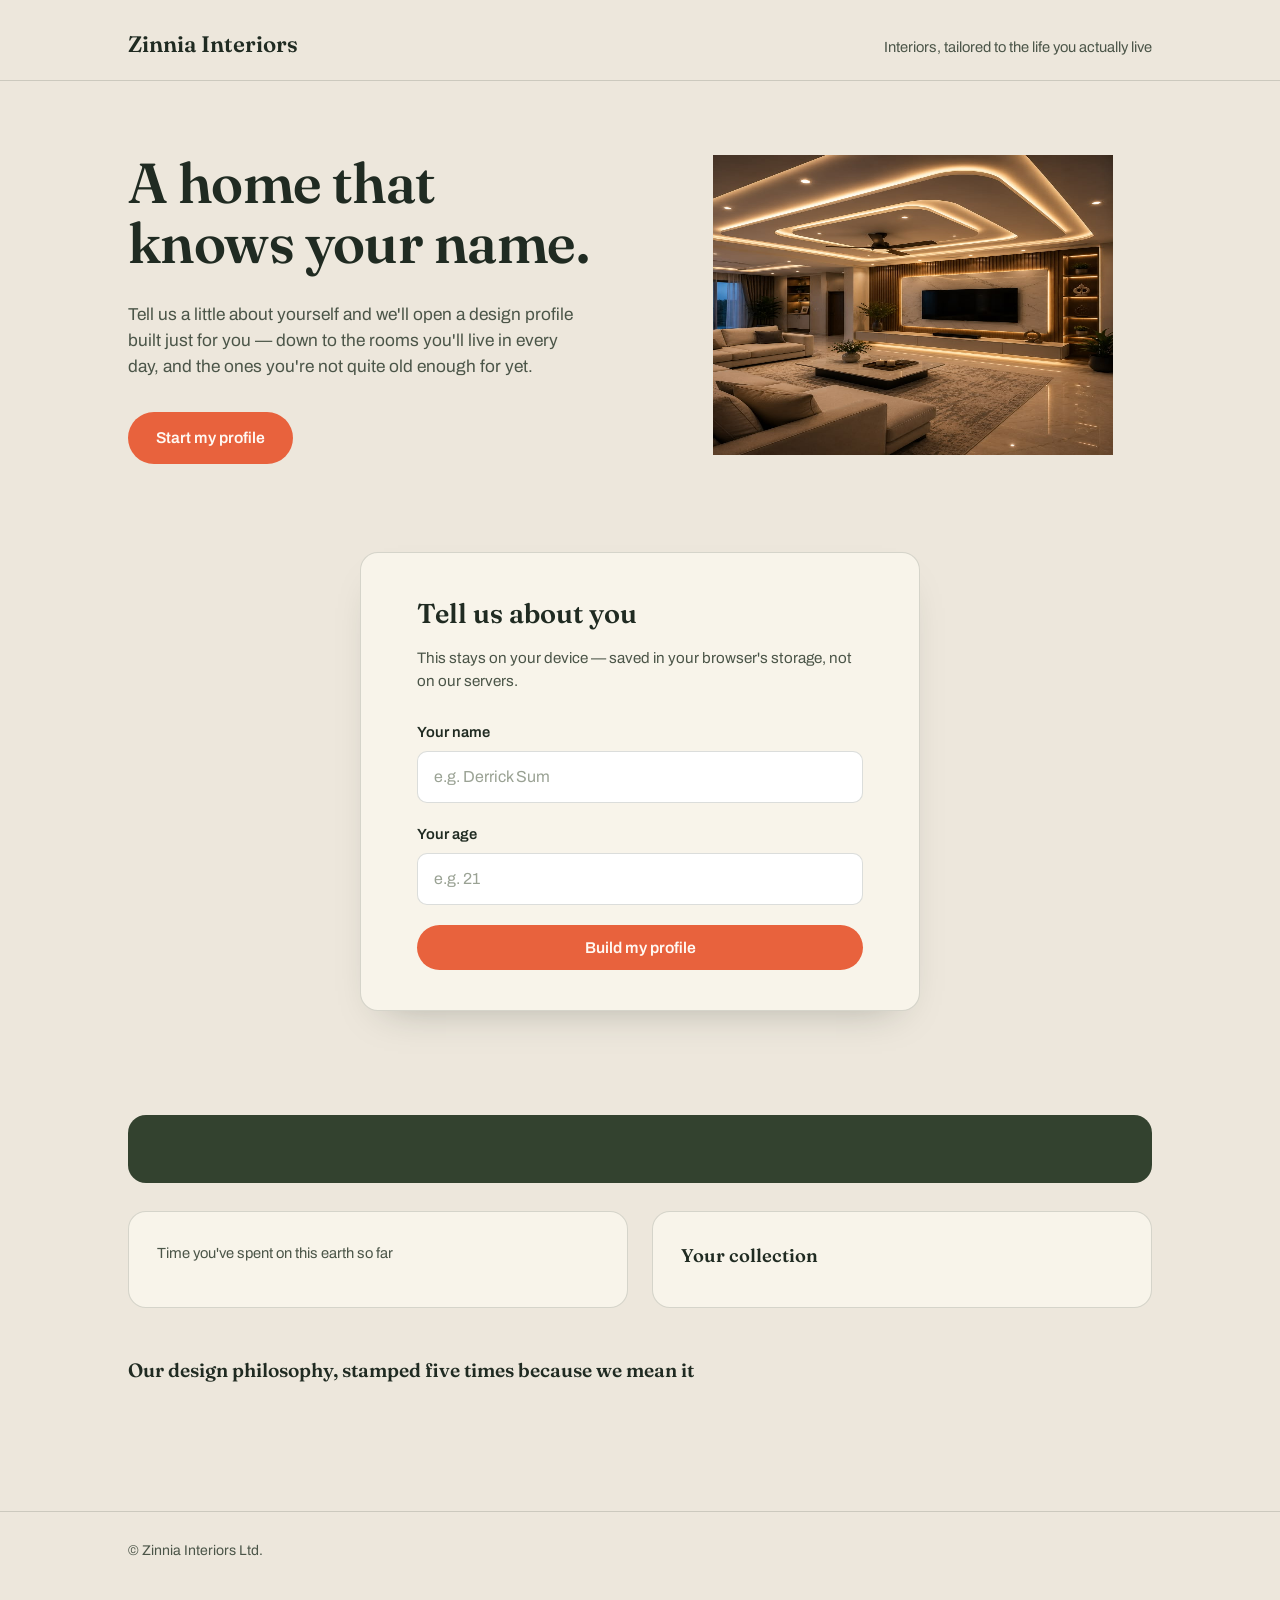
<file: index.html>
<!doctype html>
<html lang="en">
  <head>
    <meta charset="UTF-8" />
    <meta name="viewport" content="width=device-width, initial-scale=1.0" />
    <title>Zinnia Interiors — A home that knows your name</title>
    <meta
      name="description"
      content="Zinnia Interiors: tell us about yourself and we'll open a design profile built around you."
    />

    <link rel="preconnect" href="https://fonts.googleapis.com" />
    <link rel="preconnect" href="https://fonts.gstatic.com" crossorigin />
    <link
      href="https://fonts.googleapis.com/css2?family=Fraunces:opsz,wght@9..144,400;9..144,500;9..144,600;9..144,700&family=Archivo:wght@400;500;600;700&display=swap"
      rel="stylesheet"
    />

    <link rel="stylesheet" href="style.css" />
  </head>
  <body>
    <header class="site-header">
      <div class="wrap header-inner">
        <a class="logo" href="#top">Zinnia&nbsp;Interiors</a>
        <p class="tagline">Interiors, tailored to the life you actually live</p>
      </div>
    </header>

    <main id="top">
      <section class="hero wrap">
        <div class="hero-copy">
          <h1>A home that<br />knows your name.</h1>
          <p class="lede">
            Tell us a little about yourself and we'll open a design profile
            built just for you — down to the rooms you'll live in every day, and
            the ones you're not quite old enough for yet.
          </p>
          <a class="button button-primary" href="#intake">Start my profile</a>
        </div>

        <div>
          <img
            src="living-room.jpeg"
            alt="Image of a living-room"
            width="400px"
            ,
            height="300px"
          />
        </div>
      </section>

      <section class="intake wrap" id="intake">
        <div class="intake-card">
          <h2>Tell us about you</h2>
          <p class="intake-hint">
            This stays on your device — saved in your browser's storage, not on
            our servers.
          </p>

          <div class="field">
            <label for="name">Your name</label>
            <input type="text" id="name" placeholder="e.g. Derrick Sum" />
          </div>

          <div class="field">
            <label for="age">Your age</label>
            <input type="number" id="age" placeholder="e.g. 21" />
          </div>

          <button id="submit-button" class="button button-primary">
            Build my profile
          </button>
        </div>
      </section>

      <section class="wrap profile" id="profile-output">
        <div class="profile-banner">
          <p id="greeting" class="greeting-text"></p>
        </div>

        <div class="profile-grid">
          <div class="stat-card">
            <p class="stat-label">Time you've spent on this earth so far</p>
            <p id="age-months" class="stat-number-text"></p>
          </div>

          <div class="stat-card access-card">
            <h3>Your collection</h3>
            <p id="collection-access"></p>
          </div>
        </div>

        <div class="swatches">
          <h3>Our design philosophy, stamped five times because we mean it</h3>
          <div id="quotes" class="swatch-row"></div>
        </div>
      </section>

      <script src="script.js"></script>
    </main>

    <footer class="site-footer">
      <div class="wrap">
        <p>&copy; <span id="year"></span> Zinnia Interiors Ltd.</p>
      </div>
    </footer>

    <script src="script.js"></script>
  </body>
</html>
</file>
<file: style.css>
:root {
  --color-bg: #ede7dc;
  --color-panel: #f8f4ea;
  --color-ink: #202b22;
  --color-ink-soft: #4b5548;
  --color-line: rgba(32, 43, 34, 0.16);

  --color-coral: #e8623d;
  --color-coral-deep: #c94f2d;
  --color-brass: #c79a3d;
  --color-green-deep: #33422f;
  --color-green-deeper: #263021;

  --font-display: "Fraunces", Georgia, serif;
  --font-body: "Archivo", "Helvetica Neue", Arial, sans-serif;

  --radius-card: 18px;
  --radius-pill: 999px;

  --shadow-card: 0 18px 40px -24px rgba(32, 43, 34, 0.35);
}

* {
  box-sizing: border-box;
}

html {
  scroll-behavior: smooth;
}

@media (prefers-reduced-motion: reduce) {
  html {
    scroll-behavior: auto;
  }
  * {
    animation-duration: 0.001ms !important;
    transition-duration: 0.001ms !important;
  }
}

body {
  margin: 0;
  background: var(--color-bg);
  color: var(--color-ink);
  font-family: var(--font-body);
  line-height: 1.5;
  -webkit-font-smoothing: antialiased;
}

.wrap {
  max-width: 1080px;
  margin: 0 auto;
  padding: 0 28px;
}

h1,
h2,
h3 {
  font-family: var(--font-display);
  font-weight: 600;
  color: var(--color-ink);
  margin: 0 0 0.5em;
}

a {
  color: inherit;
}

a:focus-visible,
button:focus-visible,
input:focus-visible {
  outline: 2px solid var(--color-coral-deep);
  outline-offset: 3px;
}

.site-header {
  padding: 28px 0 18px;
  border-bottom: 1px solid var(--color-line);
}

.header-inner {
  display: flex;
  align-items: baseline;
  justify-content: space-between;
  flex-wrap: wrap;
  gap: 6px 20px;
}

.logo {
  font-family: var(--font-display);
  font-size: 1.4rem;
  font-weight: 600;
  text-decoration: none;
  color: var(--color-ink);
}

.tagline {
  margin: 0;
  font-size: 0.92rem;
  color: var(--color-ink-soft);
}

.hero {
  display: grid;
  grid-template-columns: 1.1fr 0.9fr;
  align-items: center;
  gap: 48px;
  padding: 72px 28px 88px;
}

.hero h1 {
  font-size: clamp(2.4rem, 4.4vw, 3.6rem);
  line-height: 1.08;
  letter-spacing: -0.01em;
}

.hero .lede {
  max-width: 46ch;
  font-size: 1.08rem;
  color: var(--color-ink-soft);
  margin: 22px 0 32px;
}

.hero-art svg {
  width: 100%;
  height: auto;
  max-width: 380px;
  display: block;
  margin: 0 auto;
}

.button {
  display: inline-block;
  font-family: var(--font-body);
  font-weight: 600;
  font-size: 0.98rem;
  text-decoration: none;
  padding: 14px 28px;
  border-radius: var(--radius-pill);
  border: none;
  cursor: pointer;
  transition:
    transform 160ms ease,
    box-shadow 160ms ease;
}

.button-primary {
  background: var(--color-coral);
  color: #fff8f2;
}

.button-primary:hover {
  transform: translateY(-1px);
  box-shadow: 0 12px 24px -12px rgba(232, 98, 61, 0.55);
}

.intake {
  padding: 0 28px 96px;
}

.intake-card {
  background: var(--color-panel);
  border: 1px solid var(--color-line);
  border-radius: var(--radius-card);
  box-shadow: var(--shadow-card);
  padding: 40px clamp(24px, 5vw, 56px);
  max-width: 560px;
  margin: 0 auto;
}

.intake-card h2 {
  font-size: 1.7rem;
}

.intake-hint {
  color: var(--color-ink-soft);
  margin: 0 0 28px;
  font-size: 0.95rem;
}

.field {
  margin-bottom: 20px;
}

.field label {
  display: block;
  font-weight: 600;
  font-size: 0.92rem;
  margin-bottom: 8px;
}

.field input {
  width: 100%;
  font: inherit;
  padding: 13px 16px;
  border-radius: 10px;
  border: 1px solid var(--color-line);
  background: #fff;
  color: var(--color-ink);
}

.field input::placeholder {
  color: #9aa294;
}

.intake-card .button {
  width: 100%;
  text-align: center;
  border: none;
}

.profile {
  padding: 8px 28px 100px;
}

.profile-banner {
  background: var(--color-green-deep);
  color: #f4efe4;
  border-radius: var(--radius-card);
  padding: 34px clamp(24px, 5vw, 48px);
  display: flex;
  align-items: center;
  justify-content: space-between;
  flex-wrap: wrap;
  gap: 12px 24px;
  margin-bottom: 28px;
}

.greeting-text {
  color: #f8f4ea;
  margin: 0;
  font-family: var(--font-display);
  font-size: 1.4rem;
  font-weight: 600;
  max-width: 46ch;
}

.link-button {
  background: none;
  border: none;
  color: #d9c9a3;
  font-family: var(--font-body);
  font-size: 0.9rem;
  font-weight: 600;
  text-decoration: underline;
  text-underline-offset: 3px;
  cursor: pointer;
  padding: 4px;
}

.link-button:hover {
  color: #f4efe4;
}

.profile-grid {
  display: grid;
  grid-template-columns: 1fr 1fr;
  gap: 24px;
  margin-bottom: 48px;
}

.stat-card {
  background: var(--color-panel);
  border: 1px solid var(--color-line);
  border-radius: var(--radius-card);
  padding: 30px 28px;
}

.stat-label {
  margin: 0 0 10px;
  color: var(--color-ink-soft);
  font-size: 0.92rem;
}

.stat-number {
  font-family: var(--font-display);
  font-size: 3rem;
  font-weight: 700;
  color: var(--color-coral-deep);
  margin: 0;
  line-height: 1;
}

.stat-unit {
  margin: 8px 0 0;
  color: var(--color-ink-soft);
  font-size: 0.9rem;
}

.stat-number-text {
  font-family: var(--font-display);
  font-size: 1.3rem;
  font-weight: 600;
  color: var(--color-coral-deep);
  margin: 0;
  line-height: 1.3;
}

.access-card h3 {
  font-size: 1.15rem;
  margin-bottom: 8px;
}

.access-card p {
  color: var(--color-ink-soft);
  margin: 0;
  font-size: 0.98rem;
}

.swatches h3 {
  font-size: 1.2rem;
  margin-bottom: 18px;
}

.swatch-row {
  display: flex;
  gap: 16px;
  overflow-x: auto;
  padding-bottom: 8px;
}

.swatch {
  flex: 0 0 180px;
  min-height: 180px;
  border-radius: 14px;
  padding: 20px;
  display: flex;
  align-items: flex-end;
  font-family: var(--font-display);
  font-size: 1.02rem;
  line-height: 1.3;
  color: #fff8f2;
  margin: 0;
}

.swatch:nth-child(1) {
  background-color: var(--color-coral);
}
.swatch:nth-child(2) {
  background-color: var(--color-brass);
}
.swatch:nth-child(3) {
  background-color: var(--color-green-deep);
}
.swatch:nth-child(4) {
  background-color: #8a5a3b;
}
.swatch:nth-child(5) {
  background-color: var(--color-ink-soft);
}

.site-footer {
  border-top: 1px solid var(--color-line);
  padding: 28px 0 40px;
}

.site-footer p {
  margin: 0;
  color: var(--color-ink-soft);
  font-size: 0.88rem;
}

@media (max-width: 780px) {
  .hero {
    grid-template-columns: 1fr;
    padding: 48px 24px 56px;
    text-align: left;
  }

  .hero-art {
    order: -1;
    max-width: 240px;
    margin: 0 auto;
  }

  .profile-grid {
    grid-template-columns: 1fr;
  }

  .profile-banner {
    flex-direction: column;
    align-items: flex-start;
  }
}
</file>
